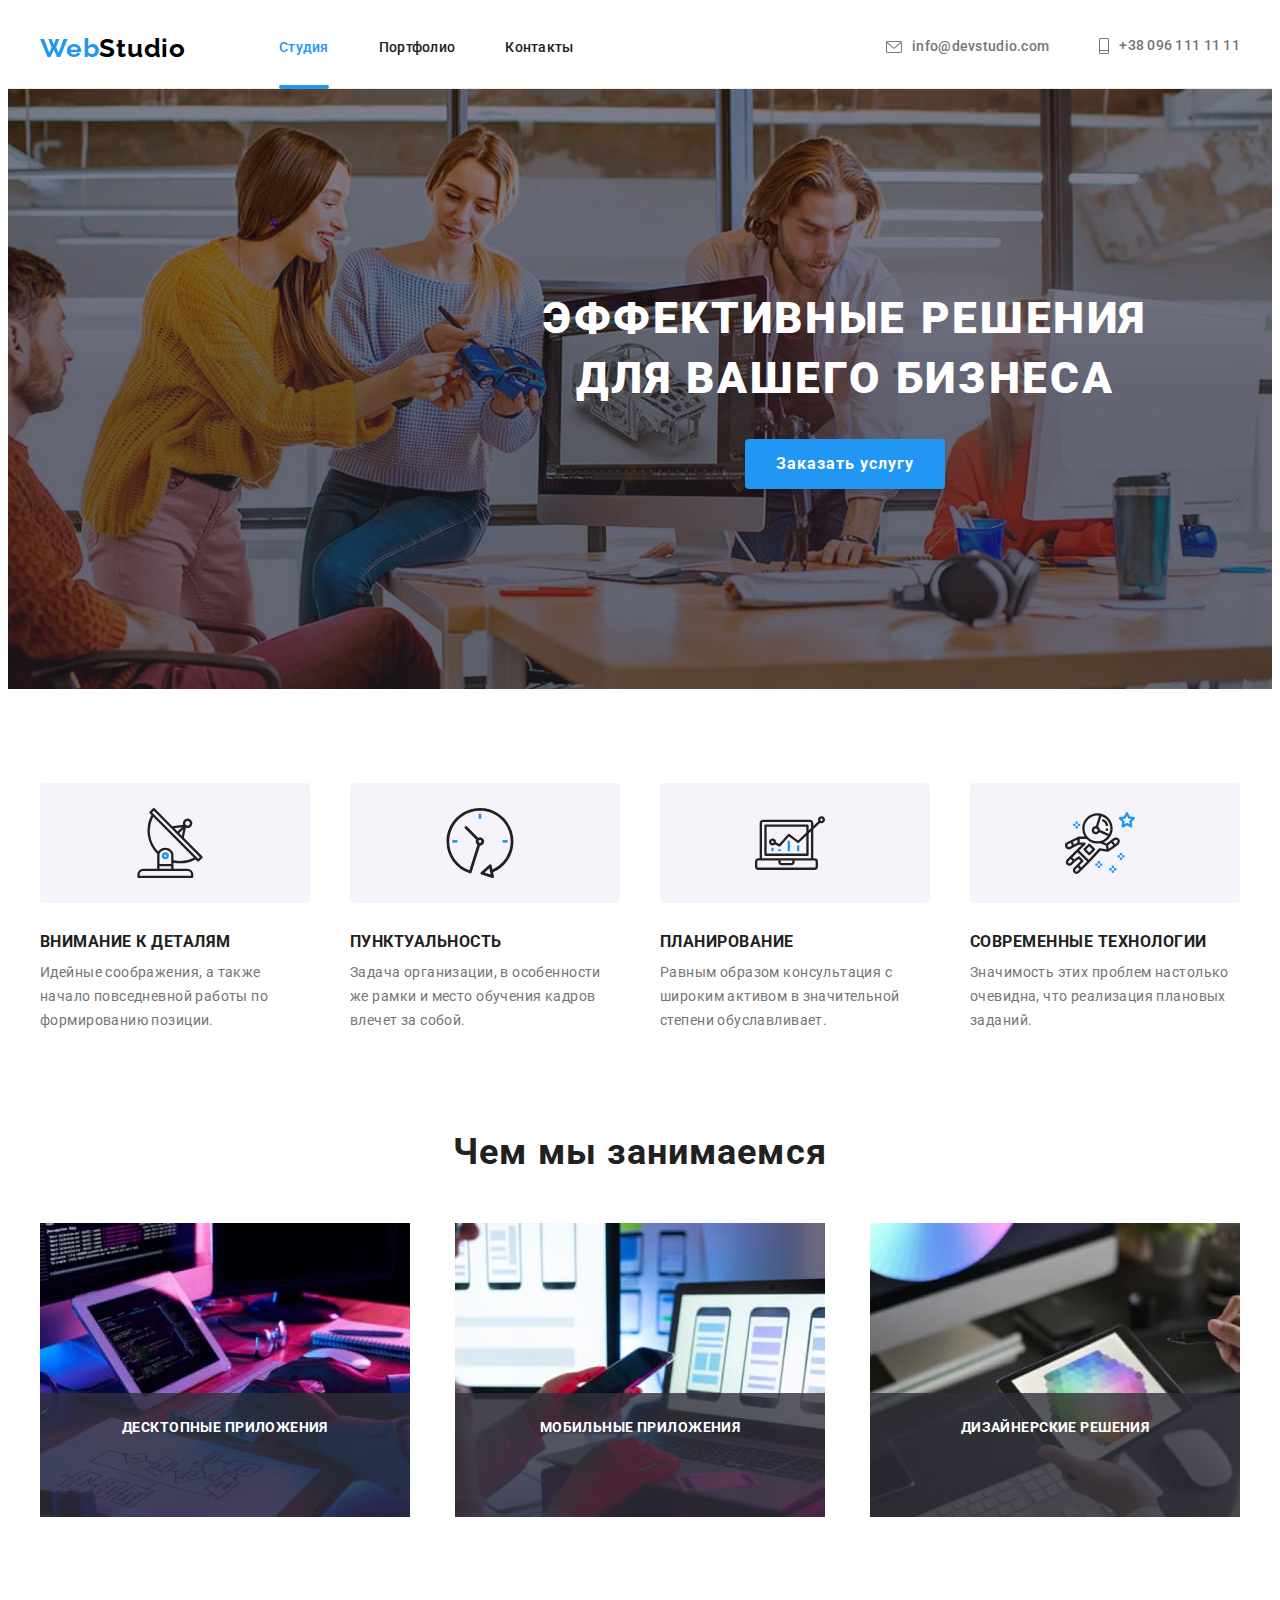
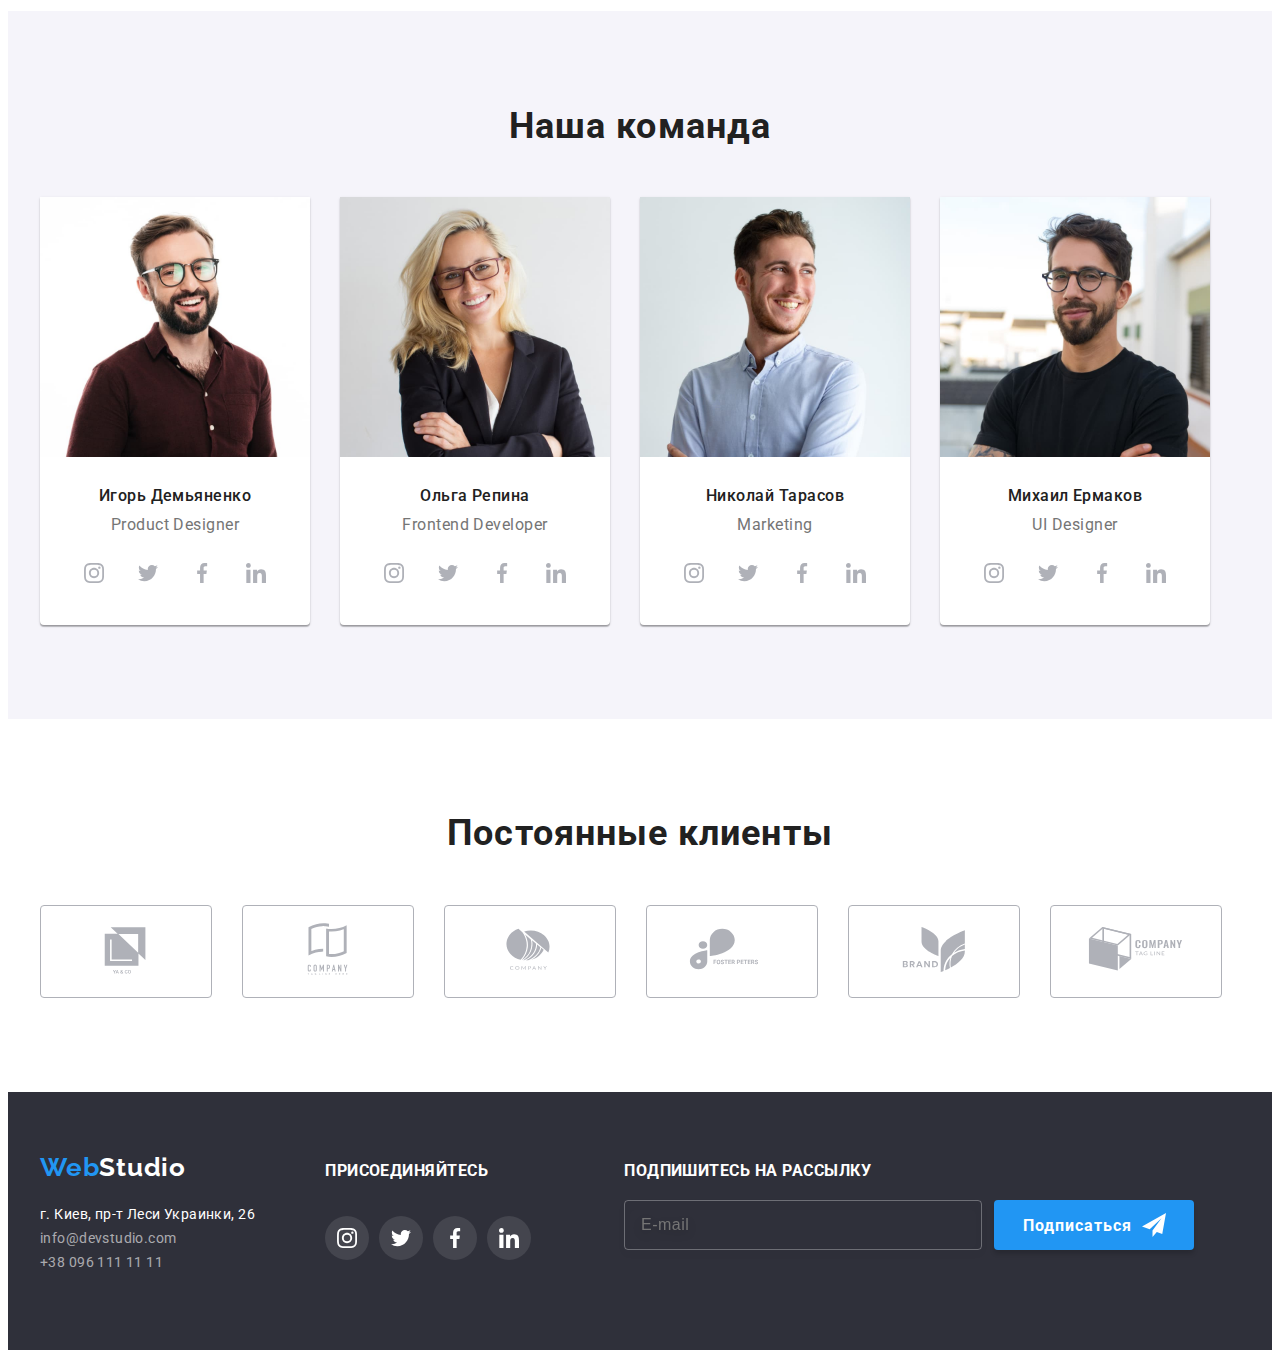
<file: index.html>
<!DOCTYPE html>
<html lang="ru">
  <head>
    <meta charset="UTF-8" />
    <meta http-equiv="X-UA-Compatible" content="IE=edge" />
    <meta name="viewport" content="width=device-width, initial-scale=1.0" />
    <title>WebStudio</title>
    <link rel="preconnect" href="https://fonts.googleapis.com" />
    <link rel="preconnect" href="https://fonts.gstatic.com" crossorigin />
    <link
      href="https://fonts.googleapis.com/css2?family=Raleway:wght@700&family=Roboto:wght@400;500;700;900&display=swap"
      rel="stylesheet"
    />
    <link
      rel="stylesheet"
      href="https://cdnjs.cloudflare.com/ajax/libs/modern-normalize/1.1.0/modern-normalize.min.css"
      integrity="sha512-wpPYUAdjBVSE4KJnH1VR1HeZfpl1ub8YT/NKx4PuQ5NmX2tKuGu6U/JRp5y+Y8XG2tV+wKQpNHVUX03MfMFn9Q=="
      crossorigin="anonymous"
      referrerpolicy="no-referrer"
    />
    <link rel="stylesheet" href="./scc/styles.css" />
  </head>
  <body>
    <!--Шапка -->
    <header class="header">
      <div class="container header-container">
        <a class="link header-logo" href="./"> Web<span class="header-logo-text">Studio</span></a>
        <nav class="header-nav">
          <ul class="list header-list">
            <li class="header-item">
              <a class="link header-link active" href="./">Студия</a>
            </li>
            <li class="header-item">
              <a class="link header-link" href="./portfolio.html">Портфолио</a>
            </li>
            <li class="header-item">
              <a class="link header-link" href="">Контакты</a>
            </li>
          </ul>
        </nav>
        <div class="header-connect">
          <ul class="list header-communication">
            <li class="header-item-communication">
              <a class="link header-communication-link" href="mailto:info@devstudio.com">
                <svg class="contacts-items-link" width="16" height="12">
                  <use href="./images/icons.svg#icon-email"></use>
                </svg>

                info@devstudio.com</a
              >
            </li>
            <li class="header-item-communication">
              <a class="link header-communication-link" href="tel:+380961111111"
                ><svg class="contacts-items-link" width="10" height="16">
                  <use href="./images/icons.svg#icon-tel"></use>
                </svg>
                +38 096 111 11 11</a
              >
            </li>
          </ul>
        </div>
      </div>
    </header>

    <main>
      <!--Заголовок-->
      <section class="hero">
        <div class="container hero-container">
          <h1 class="hero-title">Эффективные решения для вашего бизнеса</h1>
          <button class="hero-button" type="button" data-modal-open>Заказать услугу</button>
        </div>
      </section>

      <!-- особенность -->
      <section class="features section">
        <div class="container features-container">
          <h2 class="selector">особенность</h2>
          <ul class="list features-list">
            <li class="features-items">
              <div class="features-items-icon">
                <svg class="contacts-link-icon tel" width="70" height="70">
                  <use href="./images/icons.svg#icon-antenna"></use>
                </svg>
              </div>
              <h3 class="features-subtitle">Внимание к деталям</h3>
              <p class="features-text">
                Идейные соображения, а также начало повседневной работы по формированию позиции.
              </p>
            </li>
            <li class="features-items">
              <div class="features-items-icon">
                <svg class="contacts-link-icon tel" width="70" height="70">
                  <use href="./images/icons.svg#icon-clock"></use>
                </svg>
              </div>
              <h3 class="features-subtitle">Пунктуальность</h3>
              <p class="features-text">
                Задача организации, в особенности же рамки и место обучения кадров влечет за собой.
              </p>
            </li>
            <li class="features-items">
              <div class="features-items-icon">
                <svg class="contacts-link-icon tel" width="70" height="70">
                  <use href="./images/icons.svg#icon-diagram"></use>
                </svg>
              </div>
              <h3 class="features-subtitle">Планирование</h3>
              <p class="features-text">
                Равным образом консультация с широким активом в значительной степени обуславливает.
              </p>
            </li>
            <li class="features-items">
              <div class="features-items-icon">
                <svg class="contacts-link-icon tel" width="70" height="70">
                  <use href="./images/icons.svg#icon-astronaut"></use>
                </svg>
              </div>
              <h3 class="features-subtitle">Современные технологии</h3>
              <p class="features-text">
                Значимость этих проблем настолько очевидна, что реализация плановых заданий.
              </p>
            </li>
          </ul>
        </div>
      </section>

      <!--Чем мы занимаемся -->
      <section class="work-section section">
        <div class="container work-container">
          <h2 class="work">Чем мы занимаемся</h2>
          <ul class="list work-list">
            <li class="work-item">
              <img width="370" src="./images/work(1).jpg" alt="Клавиатура" />
              <p class="work-text">Десктопные приложения</p>
            </li>
            <li class="work-item">
              <img width="370" src="./images/work(2).jpg" alt="Телефон" />
              <p class="work-text">Мобильные приложения</p>
            </li>
            <li class="work-item">
              <img width="370" src="./images/work(3).jpg" alt="Планшет" />
              <p class="work-text">Дизайнерские решения</p>
            </li>
          </ul>
        </div>
      </section>

      <!--команда -->
      <section class="team section">
        <div class="container team-container">
          <h2 class="team-title">Наша команда</h2>
          <ul class="list team-list">
            <li class="team-item">
              <img width="270" src="./images/pi(1).jpg" alt="Игорь Демьяненко" />
              <h3 class="team-people">Игорь Демьяненко</h3>
              <p class="team-text">Product Designer</p>
              <ul class="list team-list-icons">
                <li class="team-item-icons">
                  <a href="" class="team-item-link">
                    <svg class="team-social-link" width="20" height="20">
                      <use href="./images/icons.svg#icon-instagram"></use>
                    </svg>
                  </a>
                </li>
                <li class="team-item-icons">
                  <a href="" class="team-item-link">
                    <svg class="team-social-link" width="20" height="20">
                      <use href="./images/icons.svg#icon-twitter"></use>
                    </svg>
                  </a>
                </li>

                <li class="team-item-icons">
                  <a href="" class="team-item-link">
                    <svg class="team-social-link" width="20" height="20">
                      <use href="./images/icons.svg#icon-facebook"></use>
                    </svg>
                  </a>
                </li>

                <li class="team-item-icons">
                  <a href="" class="team-item-link">
                    <svg class="team-social-link" width="20" height="20">
                      <use href="./images/icons.svg#icon-linkedin"></use>
                    </svg>
                  </a>
                </li>
              </ul>
            </li>
            <li class="team-item">
              <img width="270" src="./images/pi(2).jpg" alt="Ольга Репина" />
              <h3 class="team-people">Ольга Репина</h3>
              <p class="team-text">Frontend Developer</p>
              <ul class="list team-list-icons">
                <li class="team-item-icons">
                  <a href="" class="team-item-link">
                    <svg class="team-social-link" width="20" height="20">
                      <use href="./images/icons.svg#icon-instagram"></use>
                    </svg>
                  </a>
                </li>
                <li class="team-item-icons">
                  <a href="" class="team-item-link">
                    <svg class="team-social-link" width="20" height="20">
                      <use href="./images/icons.svg#icon-twitter"></use>
                    </svg>
                  </a>
                </li>

                <li class="team-item-icons">
                  <a href="" class="team-item-link">
                    <svg class="team-social-link" width="20" height="20">
                      <use href="./images/icons.svg#icon-facebook"></use>
                    </svg>
                  </a>
                </li>

                <li class="team-item-icons">
                  <a href="" class="team-item-link">
                    <svg class="team-social-link" width="20" height="20">
                      <use href="./images/icons.svg#icon-linkedin"></use>
                    </svg>
                  </a>
                </li>
              </ul>
            </li>
            <li class="team-item">
              <img width="270" src="./images/pi(3).jpg" alt="Николай Тарасов" />
              <h3 class="team-people">Николай Тарасов</h3>
              <p class="team-text">Marketing</p>
              <ul class="list team-list-icons">
                <li class="team-item-icons">
                  <a href="" class="team-item-link">
                    <svg class="team-social-link" width="20" height="20">
                      <use href="./images/icons.svg#icon-instagram"></use>
                    </svg>
                  </a>
                </li>
                <li class="team-item-icons">
                  <a href="" class="team-item-link">
                    <svg class="team-social-link" width="20" height="20">
                      <use href="./images/icons.svg#icon-twitter"></use>
                    </svg>
                  </a>
                </li>

                <li class="team-item-icons">
                  <a href="" class="team-item-link">
                    <svg class="team-social-link" width="20" height="20">
                      <use href="./images/icons.svg#icon-facebook"></use>
                    </svg>
                  </a>
                </li>

                <li class="team-item-icons">
                  <a href="" class="team-item-link">
                    <svg class="team-social-link" width="20" height="20">
                      <use href="./images/icons.svg#icon-linkedin"></use>
                    </svg>
                  </a>
                </li>
              </ul>
            </li>
            <li class="team-item">
              <img width="270" src="./images/pi(4).jpg" alt="Михаил Ермаков" />
              <h3 class="team-people">Михаил Ермаков</h3>
              <p class="team-text">UI Designer</p>
              <ul class="list team-list-icons">
                <li class="team-item-icons">
                  <a href="" class="team-item-link">
                    <svg class="team-social-link" width="20" height="20">
                      <use href="./images/icons.svg#icon-instagram"></use>
                    </svg>
                  </a>
                </li>
                <li class="team-item-icons">
                  <a href="" class="team-item-link">
                    <svg class="team-social-link" width="20" height="20">
                      <use href="./images/icons.svg#icon-twitter"></use>
                    </svg>
                  </a>
                </li>

                <li class="team-item-icons">
                  <a href="" class="team-item-link">
                    <svg class="team-social-link" width="20" height="20">
                      <use href="./images/icons.svg#icon-facebook"></use>
                    </svg>
                  </a>
                </li>

                <li class="team-item-icons">
                  <a href="" class="team-item-link">
                    <svg class="team-social-link" width="20" height="20">
                      <use href="./images/icons.svg#icon-linkedin"></use>
                    </svg>
                  </a>
                </li>
              </ul>
            </li>
          </ul>
        </div>
      </section>
    </main>

    <!-- Постоянные клиенты -->
    <section class="section">
      <div class="container">
        <h2 class="client-title">Постоянные клиенты</h2>
        <ul class="list client-items">
          <li>
            <a class="client-item-link" href="">
              <svg class="client-item-icon" width="106" height="60">
                <use href="./images/icons.svg#icon-Logo-1"></use>
              </svg>
            </a>
          </li>
          <li>
            <a class="client-item-link" href="">
              <svg class="client-item-icon" width="106" height="60">
                <use href="./images/icons.svg#icon-Logo-2"></use>
              </svg>
            </a>
          </li>
          <li>
            <a class="client-item-link" href="">
              <svg class="client-item-icon" width="106" height="60">
                <use href="./images/icons.svg#icon-Logo-3"></use>
              </svg>
            </a>
          </li>
          <li>
            <a class="client-item-link" href="">
              <svg class="client-item-icon" width="106" height="60">
                <use href="./images/icons.svg#icon-Logo-4"></use>
              </svg>
            </a>
          </li>
          <li>
            <a class="client-item-link" href="">
              <svg class="client-item-icon" width="106" height="60">
                <use href="./images/icons.svg#icon-Logo-5"></use>
              </svg>
            </a>
          </li>
          <li>
            <a class="client-item-link" href="">
              <svg class="client-item-icon" width="106" height="60">
                <use href="./images/icons.svg#icon-Logo-6"></use>
              </svg>
            </a>
          </li>
        </ul>
      </div>
    </section>

    <!-- подвал -->
    <footer class="footer">
      <div class="container footer-container">
        <ul class="list footer-list-container">
          <li>
            <a class="header-logo link" href="./"
              >Web<span class="footer-logo-text">Studio</span></a
            >
            <address class="footer-addres">г. Киев, пр-т Леси Украинки, 26</address>
            <ul class="list footer-list">
              <li>
                <a class="link footer-communication" href="mailto:info@devstudio.com"
                  >info@devstudio.com</a
                >
              </li>
              <li>
                <a class="link footer-communication" href="tel:+380961111111">+38 096 111 11 11</a>
              </li>
            </ul>
          </li>
          <li class="footer-social-item">
            <h3 class="footer-social">присоединяйтесь</h3>
            <ul class="list team-list-icons">
              <li class="team-item-icons">
                <a href="" class="team-item-link footer-social-color">
                  <svg class="team-social-link team-social-link-color" width="20" height="20">
                    <use href="./images/icons.svg#icon-instagram"></use>
                  </svg>
                </a>
              </li>
              <li class="team-item-icons">
                <a href="" class="team-item-link footer-social-color">
                  <svg class="team-social-link team-social-link-color" width="20" height="20">
                    <use href="./images/icons.svg#icon-twitter"></use>
                  </svg>
                </a>
              </li>
              <li class="team-item-icons">
                <a href="" class="team-item-link footer-social-color">
                  <svg class="team-social-link team-social-link-color" width="20" height="20">
                    <use href="./images/icons.svg#icon-facebook"></use>
                  </svg>
                </a>
              </li>

              <li class="team-item-icons">
                <a href="" class="team-item-link footer-social-color">
                  <svg class="team-social-link team-social-link-color" width="20" height="20">
                    <use href="./images/icons.svg#icon-linkedin"></use>
                  </svg>
                </a>
              </li>
            </ul>
          </li>
          <li class="footer-social-item footer-online">
            <h3 class="footer-social">Подпишитесь на рассылку</h3>
            <form action="#" class="online-form">
              <input type="email" class="online-input" name="email" placeholder="E-mail " />
              <button class="hero-button online-button" type="button" data-modal-open>
                Подписаться<svg class="footer-sub-icon" width="24" height="24">
                  <use href="./images/icons.svg#icon-iconsend"></use>
                </svg>
              </button>
            </form>
          </li>
        </ul>
      </div>
    </footer>
    <div class="backdrop is-hidden" data-modal>
      <div class="modal">
        <button type="button" class="modal-close" data-modal-close>
          <svg class="modal-close-icon" width="18" height="18">
            <use href="./images/icons.svg#icon-close"></use>
          </svg>
        </button>
        <p class="modal-title">Оставьте свои данные, мы вам перезвоним</p>
        <form action="#" class="modal-form">
          <div class="modal-field">
            <label for="text" class="form-input-text">Имя</label>
            <div class="input-wrap">
              <input
                type="text"
                id="text"
                name="user-name"
                class="modal-form-input"
                required
                minlength="2"
              />
              <svg class="input-icons" width="12" height="12">
                <use href="./images/icons.svg#icon-Vector-1"></use>
              </svg>
            </div>
          </div>
          <div class="modal-field">
            <label for="tel" class="form-input-text">Телефон </label>

            <div class="input-wrap">
              <input type="tel" id="tel" name="user-tel" class="modal-form-input" required />
              <svg class="input-icons" width="13" height="13">
                <use href="./images/icons.svg#icon-Vector-2"></use>
              </svg>
            </div>
          </div>
          <div class="modal-field">
            <label for="email" class="form-input-text">Почта </label>
            <div class="input-wrap">
              <input type="email" id="email" name="user-email" class="modal-form-input" required />
              <svg class="input-icons" width="15" height="12">
                <use href="./images/icons.svg#icon-Vector-3"></use>
              </svg>
            </div>
          </div>
          <div class="modal-field">
            <label for="user-text" class="form-input-text">Комментарий</label>
            <textarea
              class="modal-form-text"
              name="user-text"
              id="user-text"
              cols="30"
              rows="10"
              placeholder="Введите текст"
            ></textarea>
            <div class="modal-field">
              <input type="checkbox" name="policy" id="policy" class="modal-check visuall-hidden" />
              <label class="modal-text-form" for="policy"
                ><span class="check-item">
                  <svg class="check-icon" width="11" height="8">
                    <use href="./images/icons.svg#icon-Vector-4"></use>
                  </svg> </span
                >Соглашаюсь с рассылкой и принимаю
                <a class="modal-link-form" href="">Условия договора</a>
              </label>
            </div>
          </div>
          <button class="hero-button button-form" type="submit">Отправить</button>
        </form>
      </div>
    </div>
    <script src="./js/modal.js"></script>
  </body>
</html>
</file>
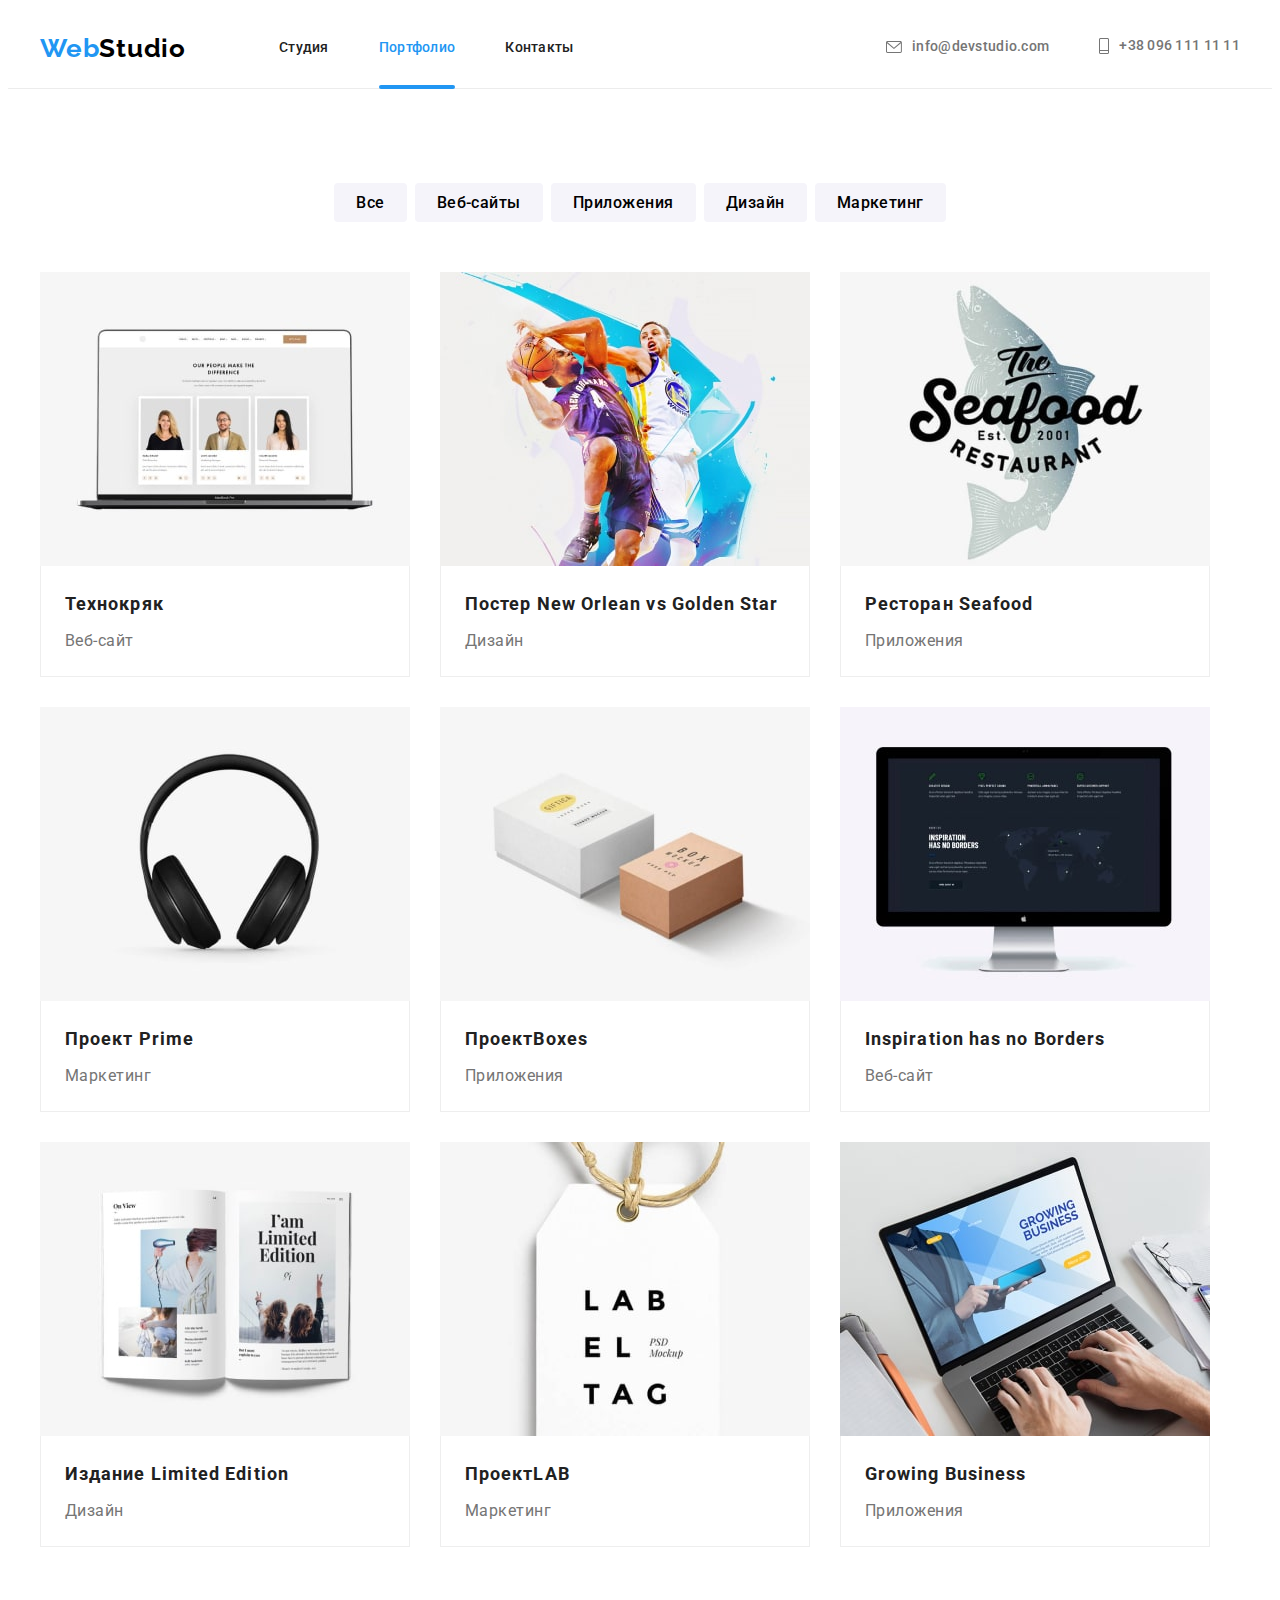
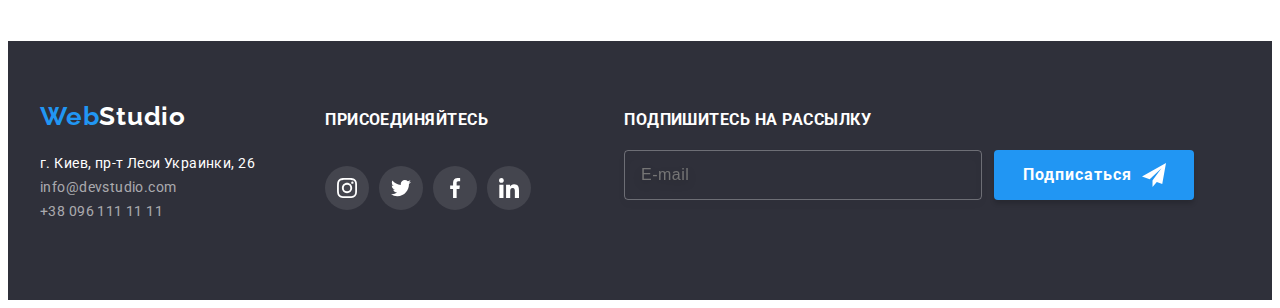
<file: portfolio.html>
<!DOCTYPE html>
<html lang="ru">
  <head>
    <meta charset="UTF-8" />
    <meta http-equiv="X-UA-Compatible" content="IE=edge" />
    <meta name="viewport" content="width=device-width, initial-scale=1.0" />
    <title>WebStudio</title>
    <link rel="preconnect" href="https://fonts.googleapis.com" />
    <link rel="preconnect" href="https://fonts.gstatic.com" crossorigin />
    <link
      href="https://fonts.googleapis.com/css2?family=Raleway:wght@700&family=Roboto:wght@400;500;700;900&display=swap"
      rel="stylesheet"
    />
    <link
      rel="stylesheet"
      href="https://cdnjs.cloudflare.com/ajax/libs/modern-normalize/1.1.0/modern-normalize.min.css"
      integrity="sha512-wpPYUAdjBVSE4KJnH1VR1HeZfpl1ub8YT/NKx4PuQ5NmX2tKuGu6U/JRp5y+Y8XG2tV+wKQpNHVUX03MfMFn9Q=="
      crossorigin="anonymous"
      referrerpolicy="no-referrer"
    />
    <link rel="stylesheet" href="./scc/styles.css" />
  </head>
  <body>
    <!--Шапка -->
    <header class="header">
      <div class="container header-container">
        <a class="link header-logo" href="./"> Web<span class="header-logo-text">Studio</span></a>
        <nav class="header-nav">
          <ul class="list header-list">
            <li class="header-item"><a class="link header-link" href="./">Студия</a></li>
            <li class="header-item">
              <a class="link header-link active" href="./portfolio.html">Портфолио</a>
            </li>
            <li class="header-item">
              <a class="link header-link" href="">Контакты</a>
            </li>
          </ul>
        </nav>
        <div class="header-connect">
          <ul class="list header-communication">
            <li class="header-item-communication">
              <a class="link header-communication-link" href="mailto:info@devstudio.com">
                <svg class="contacts-items-link" width="16" height="12">
                  <use href="./images/icons.svg#icon-email"></use>
                </svg>

                info@devstudio.com</a
              >
            </li>
            <li class="header-item-communication">
              <a class="link header-communication-link" href="tel:+380961111111"
                ><svg class="contacts-items-link" width="10" height="16">
                  <use href="./images/icons.svg#icon-tel"></use>
                </svg>
                +38 096 111 11 11</a
              >
            </li>
          </ul>
        </div>
      </div>
    </header>

    <!-- maim -->
    <main>
      <section class="section">
        <div class="container btn-container">
          <h1 class="selector">Портфолио</h1>
          <ul class="list btn-list">
            <li class="btn-item"><button class="button" type="button">Все</button></li>
            <li class="btn-item"><button class="button" type="button">Веб-сайты</button></li>
            <li class="btn-item"><button class="button" type="button">Приложения</button></li>
            <li class="btn-item"><button class="button" type="button">Дизайн</button></li>
            <li class="btn-item"><button class="button" type="button">Маркетинг</button></li>
          </ul>
          <ul class="list portfolio-list">
            <li class="portfolio-item">
              <a class="portfolio-link" href="">
                <div class="portfolio-box">
                  <img width="370" src="./images/img-min.jpg" alt="" />
                  <p class="portfolio-text">
                    Технокряк это современная площадка распространения коронавируса. Компании
                    используют эту платформу для цифрового шпионажа и атак на защищённые сервера
                    конкурентов.
                  </p>
                </div>
                <div class="dorder">
                  <h2 class="items-title">Технокряк</h2>
                  <p class="slogan-title">Веб-сайт</p>
                </div></a
              >
            </li>
            <li class="portfolio-item">
              <a class="portfolio-link" href="">
                <div class="portfolio-box">
                  <img width="370" src="./images/img(1)-min.jpg" alt="" />
                  <p class="portfolio-text">
                    Технокряк это современная площадка распространения коронавируса. Компании
                    используют эту платформу для цифрового шпионажа и атак на защищённые сервера
                    конкурентов.
                  </p>
                </div>
                <div class="dorder">
                  <h2 class="items-title">
                    Постер <span lang="en">New Orlean vs Golden Star</span>
                  </h2>
                  <p class="slogan-title">Дизайн</p>
                </div>
              </a>
            </li>
            <li class="portfolio-item">
              <a class="portfolio-link" href="">
                <div class="portfolio-box">
                  <img width="370" src="./images/img(2)-min.jpg" alt="" />
                  <p class="portfolio-text">
                    Технокряк это современная площадка распространения коронавируса. Компании
                    используют эту платформу для цифрового шпионажа и атак на защищённые сервера
                    конкурентов.
                  </p>
                </div>
                <div class="dorder">
                  <h2 class="items-title">Ресторан <span lang="en">Seafood</span></h2>
                  <p class="slogan-title">Приложения</p>
                </div></a
              >
            </li>
            <li class="portfolio-item">
              <a class="portfolio-link" href="">
                <div class="portfolio-box">
                  <img width="370" src="./images/img(3)-min.jpg" alt="" />
                  <p class="portfolio-text">
                    Технокряк это современная площадка распространения коронавируса. Компании
                    используют эту платформу для цифрового шпионажа и атак на защищённые сервера
                    конкурентов.
                  </p>
                </div>
                <div class="dorder">
                  <h2 class="items-title">Проект <span lang="en">Prime</span></h2>
                  <p class="slogan-title">Маркетинг</p>
                </div></a
              >
            </li>
            <li class="portfolio-item">
              <a class="portfolio-link" href="">
                <div class="portfolio-box">
                  <img width="370" src="./images/img(4)-min.jpg" alt="" />
                  <p class="portfolio-text">
                    Технокряк это современная площадка распространения коронавируса. Компании
                    используют эту платформу для цифрового шпионажа и атак на защищённые сервера
                    конкурентов.
                  </p>
                </div>
                <div class="dorder">
                  <h2 class="items-title">Проект<span lang="en">Boxes</span></h2>
                  <p class="slogan-title">Приложения</p>
                </div></a
              >
            </li>
            <li class="portfolio-item">
              <a class="portfolio-link" href="">
                <div class="portfolio-box">
                  <img width="370" src="./images/img(5)-min.jpg" alt="" />
                  <p class="portfolio-text">
                    Технокряк это современная площадка распространения коронавируса. Компании
                    используют эту платформу для цифрового шпионажа и атак на защищённые сервера
                    конкурентов.
                  </p>
                </div>
                <div class="dorder">
                  <h2 class="items-title" lang="en">Inspiration has no Borders</h2>
                  <p class="slogan-title">Веб-сайт</p>
                </div></a
              >
            </li>
            <li class="portfolio-item">
              <a class="portfolio-link" href="">
                <div class="portfolio-box">
                  <img width="370" src="./images/img(6)-min.jpg" alt="" />
                  <p class="portfolio-text">
                    Технокряк это современная площадка распространения коронавируса. Компании
                    используют эту платформу для цифрового шпионажа и атак на защищённые сервера
                    конкурентов.
                  </p>
                </div>
                <div class="dorder">
                  <h2 class="items-title">Издание <span lang="en">Limited Edition</span></h2>
                  <p class="slogan-title">Дизайн</p>
                </div>
              </a>
            </li>
            <li class="portfolio-item">
              <a class="portfolio-link" href="">
                <div class="portfolio-box">
                  <img width="370" src="./images/img(7)-min.jpg" alt="" />
                  <p class="portfolio-text">
                    Технокряк это современная площадка распространения коронавируса. Компании
                    используют эту платформу для цифрового шпионажа и атак на защищённые сервера
                    конкурентов.
                  </p>
                </div>
                <div class="dorder">
                  <h2 class="items-title">Проект<span lang="en">LAB</span></h2>
                  <p class="slogan-title">Маркетинг</p>
                </div>
              </a>
            </li>
            <li class="portfolio-item">
              <a class="portfolio-link" href="">
                <div class="portfolio-box">
                  <img width="370" src="./images/img(8)-min.jpg" alt="" />
                  <p class="portfolio-text">
                    Технокряк это современная площадка распространения коронавируса. Компании
                    используют эту платформу для цифрового шпионажа и атак на защищённые сервера
                    конкурентов.
                  </p>
                </div>
                <div class="dorder">
                  <h2 class="items-title" lang="en">Growing Business</h2>
                  <p class="slogan-title">Приложения</p>
                </div></a
              >
            </li>
          </ul>
        </div>
      </section>
    </main>

    <!-- подвал -->
    <footer class="footer">
      <div class="container footer-container">
        <ul class="list footer-list-container">
          <li>
            <a class="header-logo link" href="./"
              >Web<span class="footer-logo-text">Studio</span></a
            >
            <address class="footer-addres">г. Киев, пр-т Леси Украинки, 26</address>
            <ul class="list footer-list">
              <li>
                <a class="link footer-communication" href="mailto:info@devstudio.com"
                  >info@devstudio.com</a
                >
              </li>
              <li>
                <a class="link footer-communication" href="tel:+380961111111">+38 096 111 11 11</a>
              </li>
            </ul>
          </li>
          <li class="footer-social-item">
            <h3 class="footer-social">присоединяйтесь</h3>
            <ul class="list team-list-icons">
              <li class="team-item-icons">
                <a href="" class="team-item-link footer-social-color">
                  <svg class="team-social-link team-social-link-color" width="20" height="20">
                    <use href="./images/icons.svg#icon-instagram"></use>
                  </svg>
                </a>
              </li>
              <li class="team-item-icons">
                <a href="" class="team-item-link footer-social-color">
                  <svg class="team-social-link team-social-link-color" width="20" height="20">
                    <use href="./images/icons.svg#icon-twitter"></use>
                  </svg>
                </a>
              </li>
              <li class="team-item-icons">
                <a href="" class="team-item-link footer-social-color">
                  <svg class="team-social-link team-social-link-color" width="20" height="20">
                    <use href="./images/icons.svg#icon-facebook"></use>
                  </svg>
                </a>
              </li>

              <li class="team-item-icons">
                <a href="" class="team-item-link footer-social-color">
                  <svg class="team-social-link team-social-link-color" width="20" height="20">
                    <use href="./images/icons.svg#icon-linkedin"></use>
                  </svg>
                </a>
              </li>
            </ul>
          </li>
          <li class="footer-social-item footer-online">
            <h3 class="footer-social">Подпишитесь на рассылку</h3>
            <form action="#" class="online-form">
              <input type="email" class="online-input" name="email" placeholder="E-mail " />
              <button class="hero-button online-button" type="button" data-modal-open>
                Подписаться<svg class="footer-sub-icon" width="24" height="24">
                  <use href="./images/icons.svg#icon-iconsend"></use>
                </svg>
              </button>
            </form>
          </li>
        </ul>
      </div>
    </footer>
  </body>
</html>
</file>
<file: scc/styles.css>
:root {
  --logo-text-color: #2196f3;
  --header-communication-text-color: #757575;
  --main-title-color: #ffffff;
  --accent-color: #2196f3;
  --modal-color: #212121;
  --form-input-text: #757575;

  --button-text-color: #ffffff;
  --btn-acent-color: #ffffff;

  --desc-text-color: #757575;

  --footer-adress-text-color: #ffffff;
  --footer-communication-text-color: rgba(255, 255, 255, 0.6);
  --work-text: #ffffff;

  --cubic-bezier: cubic-bezier(0.4, 0, 0.2, 1);
  --time: 250ms;
}

h1,
h2,
h3,
h4,
h5,
h5,
h6,
p {
  margin: 0;
}

ul {
  margin: 0;
  padding: 0;
}
img {
  display: block;
}
a {
  color: inherit;
  text-decoration: none;
}

body {
  font-family: 'Raleway', sans-serif;
  font-family: 'Roboto', sans-serif;
  font-size: 14px;
  color: #212121;
}

.list {
  list-style: none;
}
.link {
  text-decoration: none;
}
.container {
  width: 1200px;
  padding-left: 15px;
  padding-right: 15px;
  margin: 0 auto;
}
.section {
  padding: 94px 0;
}

.selector {
  position: absolute;
  clip: rect(1px, 1px, 1px, 1px);
  padding: 0;
  border: 0;
  height: 1px;
  width: 1px;
  overflow: hidden;
}
/* -----------------------------------header-------------------------------------------------- */
.header {
  height: auto;
  border-bottom: 1px solid #ececec;
}

.header-container {
  display: flex;
  align-items: center;
}

.header-logo {
  font-family: Raleway;
  font-weight: 700;
  font-size: 26px;
  line-height: 1.19;
  letter-spacing: 0.03em;
  color: var(--logo-text-color);
}

.header-logo-text {
  color: #000000;
}
.header-nav {
  margin-left: 93px;
}
.header-list {
  display: flex;
  align-items: center;
}
.header-item:not(:last-child) {
  margin-right: 50px;
}

.header-connect {
  margin-left: auto;
}
.header-item-communication:not(:last-child) {
  margin-right: 50px;
}

.header-link {
  display: block;
  padding: 32px 0;
  font-weight: 500;

  line-height: 1.14;
  letter-spacing: 0.02em;
  transition: color var(--time) var(--cubic-bezier);
}
.header-link:hover,
.header-link:focus {
  color: var(--accent-color);
}

.header-communication-link {
  display: inline-flex;
  align-items: center;

  font-weight: 500;
  line-height: 1.14;
  letter-spacing: 0.02em;
  color: var(--header-communication-text-color);
  transition: color var(--time) var(--cubic-bezier);
}

.header-communication {
  display: flex;
  align-items: center;
}

.header-communication-link:hover,
.header-communication-link:focus {
  color: var(--accent-color);
}
.contacts-items-link {
  fill: currentColor;
  margin-right: 10px;
}

.active {
  color: var(--accent-color);
  position: relative;
}

.active::after {
  content: '';
  width: 100%;
  height: 4px;
  background-color: #2196f3;
  position: absolute;
  display: block;
  border-radius: 2px;
  left: 0;
  bottom: -1px;
}

/* -----------------------------------main-------------------------------------------------- */
/* ---------------------------------Зоголовок---------------------------- */
.hero {
  text-align: center;
  max-width: 1600px;
  background-image: linear-gradient(transparent, rgba(47, 48, 58, 0.4), rgba(47, 48, 58, 0.4)),
    url(../images/fon.jpg);
  background-repeat: no-repeat;
  background-position: center;
  background-size: cover;
  margin-left: auto;
  margin-right: auto;
}

.hero-container {
  padding: 200px 237px;
}
.hero-title {
  font-weight: 900;
  font-size: 44px;
  line-height: 1.36;
  letter-spacing: 0.06em;
  text-transform: uppercase;
  color: var(--main-title-color);
  margin-bottom: 30px;
  width: 696px;
  margin-left: auto;
  margin-right: auto;
}

.hero-button {
  font-family: inherit;
  font-weight: 700;
  font-size: 16px;
  line-height: 1.87;
  letter-spacing: 0.06em;
  color: var(--button-text-color);
  cursor: pointer;
  border: none;

  background: var(--accent-color);
  box-shadow: 0px 4px 4px rgba(0, 0, 0, 0.15);
  border-radius: 4px;
  min-width: 200px;
  min-height: 50px;
  transition: background var(--time) var(--cubic-bezier);
}
.hero-button:hover,
.hero-button:focus {
  background: #188ce8;
}

/* ----------------------------------особенность----------------------------- */
.features {
  margin-bottom: -90px;
}
.features-list {
  display: flex;
  margin: auto;
  justify-content: space-between;
}

.features-items-icon {
  display: flex;
  justify-content: center;
  padding: 25px 0;
  margin-bottom: 30px;
  border-radius: 4px;
  background-color: #f5f4fa;
}

.contacts-link-icon {
  margin-right: 10px;
  fill: currentColor;
}

.features-subtitle {
  font-weight: 700;
  line-height: 1.14;
  letter-spacing: 0.03em;
  text-transform: uppercase;

  margin-bottom: 10px;
}
.features-text {
  line-height: 1.71;
  letter-spacing: 0.03em;
  color: var(--desc-text-color);
  width: 270px;
}
/* ----------------------------------Чем мы занимаемся----------------------------- */
.work-section {
  text-align: center;
}

.work-list {
  display: flex;
  margin-top: 50px;
  justify-content: space-between;
}
.work {
  font-weight: 700;
  font-size: 36px;
  line-height: 1.17;
  letter-spacing: 0.03em;
}
.work-item:not(:last-child) {
  margin-right: 30px;
}

.work-item {
  position: relative;
}

.work-text {
  font-weight: 700;
  line-height: 1.14;
  text-align: center;
  letter-spacing: 0.03em;
  text-transform: uppercase;
  color: var(--work-text);
  display: block;
  position: absolute;
  width: 100%;
  height: 70px;
  padding: 27px 0;
  background: rgba(47, 48, 58, 0.8);
  bottom: 0;
}

/* ----------------------------------команда----------------------------- */
.team {
  text-align: center;
  background: #f5f4fa;
}

.team-title {
  font-weight: 700;
  font-size: 36px;
  line-height: 1.17;
  letter-spacing: 0.03em;
}
.team-list {
  display: flex;
  padding-top: 50px;
}
.team-item {
  background: #ffffff;
  box-shadow: 0px 1px 3px rgba(0, 0, 0, 0.12), 0px 1px 1px rgba(0, 0, 0, 0.14),
    0px 2px 1px rgba(0, 0, 0, 0.2);
  border-radius: 0px 0px 4px 4px;
}
.team-item:not(:last-child) {
  margin-right: 30px;
}
.team-people {
  font-weight: 500;
  font-size: 16px;
  line-height: 1.18;
  letter-spacing: 0.03em;
  margin-top: 30px;
}
.team-text {
  font-size: 16px;
  line-height: 1.18;
  letter-spacing: 0.03em;
  color: var(--desc-text-color);
  margin-top: 10px;
}
.team-item-icons {
  margin-top: 16px;
  margin-bottom: 30px;
  width: 44px;
  height: 44px;
}

.team-item-link {
  color: #afb1b8;
  width: 100%;
  height: 100%;
  display: block;
  border-radius: 50%;
  display: flex;
  align-items: center;
  justify-content: center;

  transition: background-color var(--time) var(--cubic-bezier),
    color var(--time) var(--cubic-bezier);
}
.team-social-link {
  fill: currentColor;
}
.team-item-link:hover,
.team-item-link:focus {
  background-color: #2196f3;
  color: #ffffff;
}

.team-list-icons {
  display: flex;
  justify-content: center;
}
.team-item-icons + .team-item-icons {
  margin-left: 10px;
}

/* ----------------------------Постоянные клиенты ------------------------*/
.client-title {
  font-weight: 700;
  font-size: 36px;
  line-height: 1.16;
  text-align: center;
  letter-spacing: 0.03em;
  margin-bottom: 50px;
}

.client-items li + li {
  margin-left: 30px;
}
.client-items {
  display: flex;
}
.client-item-link {
  color: #afb1b8;
  display: inline-block;
  border: 1px solid #afb1b8;
  box-sizing: border-box;
  border-radius: 4px;
  padding: 14px 32px;
  transition: color var(--time) var(--cubic-bezier), border var(--time) var(--cubic-bezier);
}

.client-item-icon {
  fill: currentColor;
}
.client-item-link:hover,
.client-item-link:active {
  color: var(--accent-color);
  border-color: var(--link-f-h-color);
}
/* ----------------------------------footer----------------------------- */
.footer-container {
  padding-top: 60px;
  padding-bottom: 60px;
}
.footer-list-container {
  display: flex;
  align-items: baseline;
}

.header-logo {
  font-family: Raleway;
  font-weight: 700;
  font-size: 26px;
  line-height: 1.19;
  letter-spacing: 0.03em;
  color: var(--logo-text-color);
}
.footer-addres {
  font-style: inherit;

  line-height: 1.71;
  letter-spacing: 0.03em;
  color: #ffffff;
  margin-top: 20px;
}

.footer-logo-text {
  color: var(--footer-adress-text-color);
}
.footer-list:not(:last-child) {
  margin-top: 9px;
}
.footer-communication {
  line-height: 1.71;
  letter-spacing: 0.03em;
  color: var(--footer-communication-text-color);
  transition: color var(--time) var(--cubic-bezier);
}
.footer-communication:hover,
.footer-communication:focus {
  color: var(--accent-color);
}

.footer-social {
  line-height: 1.14;
  letter-spacing: 0.03em;
  text-transform: uppercase;
  color: #ffffff;
  margin-bottom: 20px;
}

.footer-social-item {
  margin-left: 70px;
}
.footer-social-color {
  background-color: rgba(255, 255, 255, 0.1);
}
.team-social-link-color {
  fill: #ffffff;
}

.footer {
  background-color: #2f303a;
}

.footer-online {
  margin-left: 93px;
}
.online-form {
  display: flex;
}

.online-input {
  width: 358px;
  height: 50px;
  border: 1px solid rgba(255, 255, 255, 0.3);
  box-sizing: border-box;
  filter: drop-shadow(0px 4px 4px rgba(0, 0, 0, 0.15));
  border-radius: 4px;
  background: transparent;
  padding: 15px 16px;
  font-size: 16px;
  line-height: 1.25;
  display: flex;
  align-items: center;
  letter-spacing: 0.03em;
  color: rgba(255, 255, 255, 0.6);
  outline: transparent;
}

.online-button {
  margin-left: 12px;
  display: flex;
  align-items: center;
  padding-left: 29px;
}

.online-input:-webkit-autofill {
  -webkit-background-clip: text;
  -webkit-text-fill-color: rgba(255, 255, 255, 0.6);
}

.footer-sub-icon {
  margin-left: 10px;
}
/* ----------------------модельне окно------------------- */
.backdrop {
  width: 100vw;
  height: 100vh;
  background-color: rgba(0, 0, 0, 0.2);
  position: fixed;
  top: 0;
  transition: opacity var(--time) var(--cubic-bezier), visibility var(--time) var(--cubic-bezier);
}
.backdrop.is-hidden .modal {
  transform: translate(-50%, -50%) scale(1.5);
}

.modal {
  width: 528px;
  min-height: 581px;
  background-color: #ffffff;
  box-shadow: 0px 1px 3px rgba(0, 0, 0, 0.12), 0px 1px 1px rgba(0, 0, 0, 0.14),
    0px 2px 1px rgba(0, 0, 0, 0.2);
  border-radius: 4px;
  position: absolute;
  top: 50%;
  left: 50%;
  padding: 40px;

  transform: translate(-50%, -50%) scale(1);
  transition: transform 1000ms linear;
  opacity: 1;
}

.modal-close {
  width: 30px;
  height: 30px;
  background-color: transparent;
  border: 1px solid rgba(0, 0, 0, 0.1);
  border-radius: 50%;
  position: absolute;
  top: 8px;
  right: 8px;
  display: flex;
  align-items: center;
  justify-content: center;
  transition: fill var(--time) var(--cubic-bezier);
}

.modal-close:focus,
.modal-close:hover {
  fill: var(--accent-color);
}

.is-hidden {
  visibility: hidden;
  opacity: 0;
  pointer-events: none;
}

.modal-title {
  font-weight: 700;
  font-size: 20px;
  line-height: 1.15;
  text-align: center;
  letter-spacing: 0.03em;

  color: var(--modal-color);
  margin-bottom: 12px;
}

.modal-form-input {
  width: 100%;
  height: 40px;
  border: 1px solid rgba(33, 33, 33, 0.2);
  border-radius: 4px;
  padding-left: 42px;
  padding-right: 15px;
  outline: none;
  transition: border-color var(--time) var(--cubic-bezier);
}

.modal-form-input:focus {
  border-color: var(--accent-color);
}

.modal-form-input:focus + .input-icons {
  fill: var(--accent-color);
}

.form-input-text {
  font-size: 12px;
  line-height: 1.16;
  letter-spacing: 0.01em;
  color: var(--form-input-text);
  display: block;
  margin-bottom: 4px;
}
.modal-field {
  margin-bottom: 10px;
}

.input-wrap {
  position: relative;
}

.input-icons {
  position: absolute;
  left: 15px;
  top: 50%;
  transform: translateY(-50%);
  transition: fill var(--time) var(--cubic-bezier);
}

.modal-form-text {
  width: 100%;
  height: 120px;
  padding: 12px 16px;
  border: 1px solid rgba(33, 33, 33, 0.2);
  box-sizing: border-box;
  border-radius: 4px;
  outline: none;
  resize: none;
  transition: border-color var(--time) var(--cubic-bezier);
  margin-bottom: 20px;
}

.modal-form-text:focus {
  border-color: var(--accent-color);
}

.button-form {
  display: block;
  margin: 0 auto;
  margin-top: 30px;
}

.check-item {
  display: inline-flex;
  justify-content: center;
  align-items: center;
  width: 16px;
  height: 15px;
  border: 2px solid#212121;
  border-radius: 2px;
  margin-right: 7px;
  transition: background-color var(--time) var(--cubic-bezier);
}

.modal-text-form {
  font-size: 14px;
  line-height: 1.71px;
  letter-spacing: 0.03em;
  color: #757575;
  text-align: center;
  margin-left: 14px;
  margin-bottom: 30px;
}

.check-icon {
  fill: #ffffff;
}

.modal-check:checked + .modal-text-form .check-item {
  background-color: var(--accent-color);
  border: none;
}

.visuall-hidden {
  display: none;
}

.modal-link-form {
  font-size: 14px;
  line-height: 1.71px;
  letter-spacing: 0.03em;
  color: var(--accent-color);
  text-decoration: underline;
}

/* ------------------------------портфолио-------------------------------- */
.btn-list {
  display: flex;
  justify-content: center;
  margin: 0 auto;
  margin-bottom: 50px;
}
.btn-item:not(:last-child) {
  margin-right: 8px;
}

.button {
  font-family: inherit;
  font-weight: 500;
  font-size: 16px;
  line-height: 1.71;
  letter-spacing: 0.03em;
  cursor: pointer;
  border: none;

  padding: 6px 22px;
  border-radius: 4px;
  background: #f5f4fa;
  transition: color var(--time) var(--cubic-bezier),
    background-color var(--time) var(--cubic-bezier), box-shadow var(--time) var(--cubic-bezier);
}
.button:hover,
.button:focus {
  color: var(--btn-acent-color);
  background: #188ce8;
  box-shadow: 0px 3px 1px rgba(0, 0, 0, 0.1), 0px 1px 2px rgba(0, 0, 0, 0.08),
    0px 2px 2px rgba(0, 0, 0, 0.12);
}
.portfolio-list {
  display: flex;
  flex-wrap: wrap;
  margin: -15px;
}

.portfolio-item {
  margin: 15px;
  transition: box-shadow var(--time) var(--cubic-bezier);
}
.portfolio-item:hover,
.portfolio-item:focus {
  box-shadow: 0px 1px 1px rgba(0, 0, 0, 0.12), 0px 4px 4px rgba(0, 0, 0, 0.06),
    1px 4px 6px rgba(0, 0, 0, 0.16);
}

.portfolio-box {
  position: relative;
  overflow: hidden;
}

.portfolio-text {
  position: absolute;
  display: block;
  font-size: 18px;
  line-height: 1.56;
  letter-spacing: 0.03em;
  color: #ffffff;
  background: rgba(33, 150, 243, 0.9);
  height: 100%;
  width: 100%;
  top: 0;
  padding: 63px 24px;
  transform: translateY(100%);
  transition: transform var(--time) var(--cubic-bezier);
}
.portfolio-link:hover .portfolio-text {
  transform: translateY(0);
}

.items-title {
  font-weight: 700;
  font-size: 18px;
  line-height: 2;
  letter-spacing: 0.06em;
  margin-bottom: 4px;
}

.slogan-title {
  font-size: 16px;
  line-height: 1.87;
  letter-spacing: 0.03em;
  color: var(--desc-text-color);
}

.dorder {
  border-left: 1px solid #eeeeee;
  border-right: 1px solid #eeeeee;
  border-bottom: 1px solid #eeeeee;
  padding: 20px 24px;
}

/* --------------------------------------------------------------------------------------------------------- */
</file>
